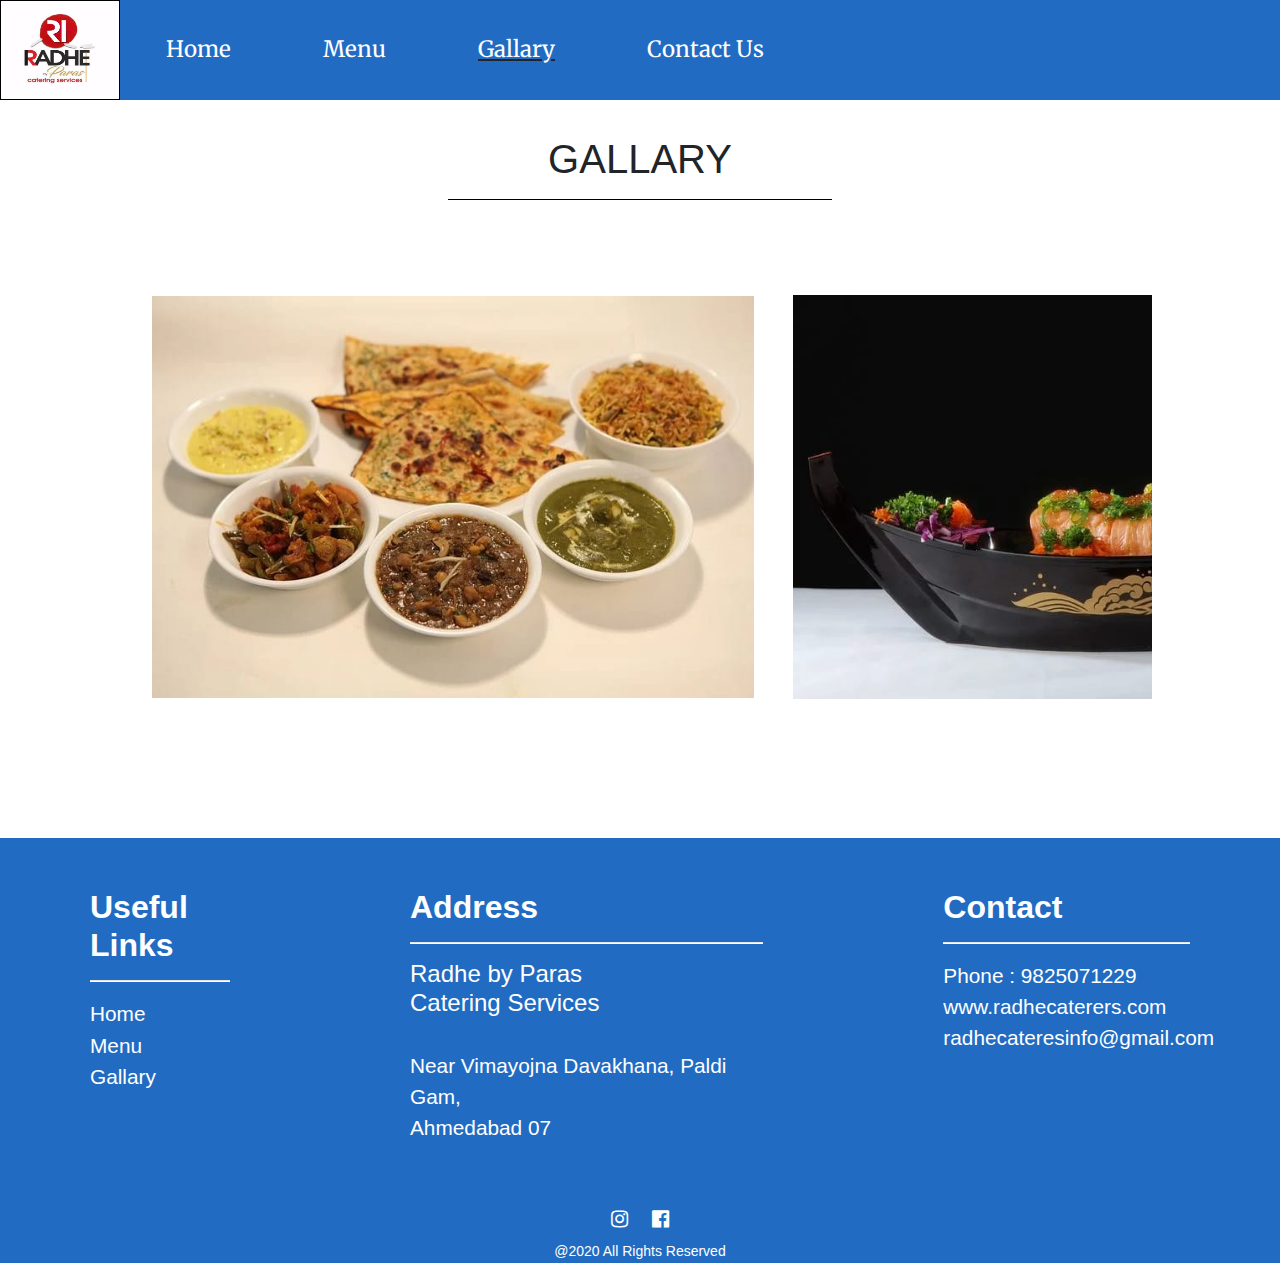
<file: gallary.html>
<!DOCTYPE html>
<html lang="en">
<head>
    <meta charset="UTF-8">
    <meta name="viewport" content="width=device-width, initial-scale=1.0">
    <title>Radhe caterers</title>
    <link rel="stylesheet" href="https://maxcdn.bootstrapcdn.com/bootstrap/4.0.0/css/bootstrap.min.css"
        integrity="sha384-Gn5384xqQ1aoWXA+058RXPxPg6fy4IWvTNh0E263XmFcJlSAwiGgFAW/dAiS6JXm" crossorigin="anonymous">
    <link href="https://fonts.googleapis.com/css2?family=Merriweather:wght@400;700&display=swap" rel="stylesheet">
    <link rel="stylesheet" href="style.css">
    <link rel="stylesheet" href="menu-gallary.css">
    <link rel="stylesheet" href="https://stackpath.bootstrapcdn.com/font-awesome/4.7.0/css/font-awesome.min.css">
</head>
<body>
    <!-- //////////////////////////////////////// NAVBAR ////////////////////////////////////// -->

    <nav class="navbar justify-content-start">
            <img src="pp.jpg" alt="logo can't be load" class="img-fluid">
    
            <ul class="nav">
                <li class="nav-item">
                        <a class="nav-link text-white" href="index.html">Home</a>
                    </li>
                    <li class="nav-item">
                      <a class="nav-link text-white" href="menu.html">Menu</a>
                    </li>
                    <li class="nav-item active">
                      <a class="nav-link text-white" href="gallary.html">Gallary</a>
                </li>
                <li class="nav-item">
                    <a class="nav-link text-white" href="contact us/contact-1.html">Contact Us</a>
                </li>
            </ul>
        </nav>
    

    <h1>GALLARY</h1>
    <center><hr width="30%" color="black"></center>
    <div class="horizontal">
        <div class="menu-img">
        <img src="images/IMG-20201101-WA0009.jpg" alt="gallery img">
        <img src="images/IMG-20201101-WA0010.jpg" alt="gallery img">
        <img src="images/IMG-20201101-WA0007.jpg" alt="gallery img">
        <img src="images/IMG-20201101-WA0008.jpg" alt="gallery img">
        <img src="images/IMG-20201101-WA0011.jpg" alt="gallery img">
        <img src="images/IMG-20201101-WA0006.jpg" alt="gallery img">
        <img src="images/IMG-20201101-WA0012.jpg" alt="gallery img">
        <img src="images/IMG-20201101-WA0013.jpg" alt="gallery img">
        <img src="images/IMG-20201101-WA0014.jpg" alt="gallery img">
        </div>
    </div>

    <!-- ///////////////////////////////////// FOOTER //////////////////////////////////////// -->

    <div class="container-fluid footer text-white">
            <div class="row">
                <div class="col-sm-3 footer-column">
                    <h2>Useful Links</h2>
                    <hr>
                    <ul>
                        <li><a href="index.html" class="text-white">Home</a></li>
                        <li><a href="menu.html" class="text-white">Menu</a></li>
                        <li><a href="gallary.html" class="text-white">Gallary</a></li>
                    </ul>
                </div>
    
                <div class="col-sm-5 footer-column">
                    <h2>Address</h2>
                    <hr>
                    <h4 class="mg-1">Radhe by Paras <br> Catering Services</h4><br>
                    <p>Near Vimayojna Davakhana, Paldi Gam, <br> Ahmedabad 07</p>
                </div>
    
                <div class="col-sm-4 footer-column">
                    <h2 class="mg-1">Contact</h2>
                    <hr>
                    <ul>
                        <li class="mg-2">Phone : 9825071229</li>
                        <li class="cursor">www.radhecaterers.com</li>
                        <li class="cursor">radhecateresinfo@gmail.com</li>
                    </ul>
                </div>
            </div>
    
            <div class="rights-reserved text-center">
                <div class="social-media-icons">
                        <a href="https://www.instagram.com/radhebyparas?igshid=g2yg3y0iiysq"><i class="fa fa-instagram" aria-hidden="true"></i></a>
                        <a href="https://www.facebook.com/radhe.caterers"><i class="fa fa-facebook-official" aria-hidden="true"></i></a>
                </div>
                <br>
                <span>@2020 All Rights Reserved</span>
            </div>
    
        </div>
    
    </body>
    
    </html>
</file>
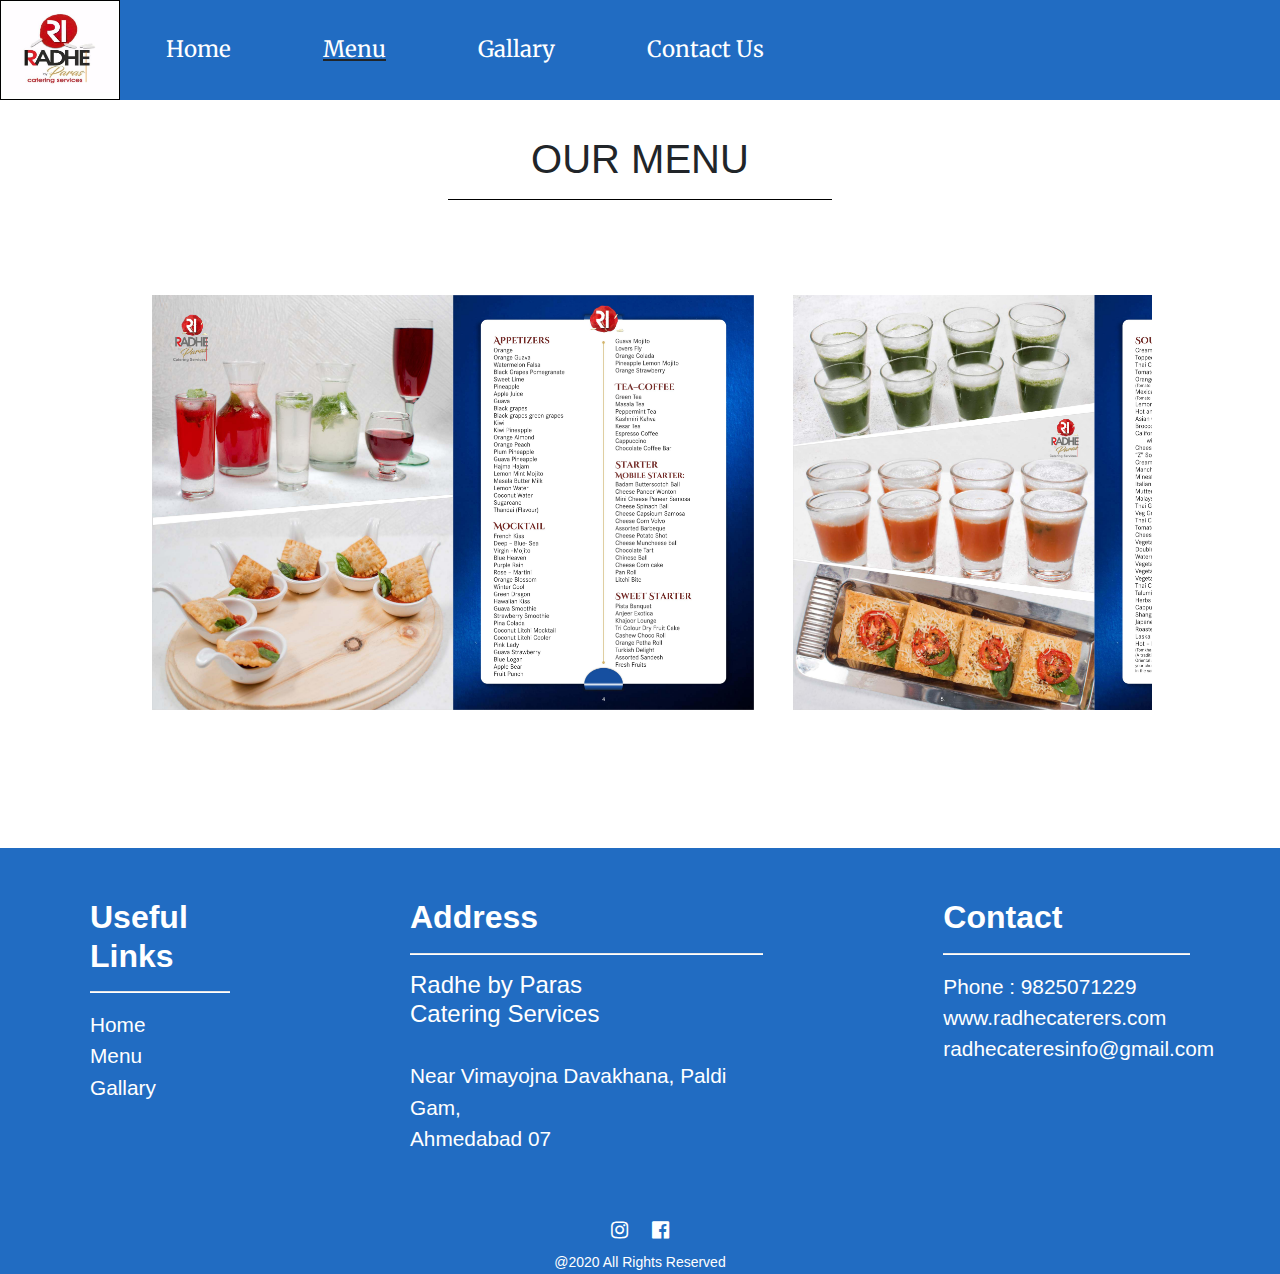
<file: menu.html>
<!DOCTYPE html>
<html lang="en">

<head>
    <meta charset="UTF-8">
    <meta name="viewport" content="width=device-width, initial-scale=1.0">
    <title>Radhe caterers</title>
    <link rel="stylesheet" href="https://maxcdn.bootstrapcdn.com/bootstrap/4.0.0/css/bootstrap.min.css"
        integrity="sha384-Gn5384xqQ1aoWXA+058RXPxPg6fy4IWvTNh0E263XmFcJlSAwiGgFAW/dAiS6JXm" crossorigin="anonymous">
    <link href="https://fonts.googleapis.com/css2?family=Merriweather:wght@400;700&display=swap" rel="stylesheet">
    <link rel="stylesheet" href="https://stackpath.bootstrapcdn.com/font-awesome/4.7.0/css/font-awesome.min.css">
    <link rel="stylesheet" type="text/css" href="style.css">
    <link rel="stylesheet" href="menu-gallary.css">
</head>

<body>

    <!-- //////////////////////////////////////// NAVBAR ////////////////////////////////////// -->

    <nav class="navbar justify-content-start">
        <img src="pp.jpg" alt="logo can't be load" class="img-fluid">

        <ul class="nav">
            <li class="nav-item">
                    <a class="nav-link text-white" href="index.html">Home</a>
                </li>
                <li class="nav-item active">
                  <a class="nav-link text-white" href="menu.html">Menu</a>
                </li>
                <li class="nav-item">
                  <a class="nav-link text-white" href="gallary.html">Gallary</a>
            </li>
            <li class="nav-item">
                <a class="nav-link text-white" href="contact us/contact-1.html">Contact Us</a>
            </li>
        </ul>
    </nav>


    <!-- ////////////////////////////////////// MENU ///////////////////////////////////////   -->

    <h1>OUR MENU</h1>   
    <center><hr width="30%" color="black"></center>
    <div class="horizontal">
        <div class="menu-img">
            <img src="images/0004.jpg" alt="menu" class="center">
            <img src="images/0005.jpg" alt="menu">
            <img src="images/0006.jpg" alt="menu">
            <img src="images/0007.jpg" alt="menu">
            <img src="images/0008.jpg" alt="menu">
            <img src="images/0009.jpg" alt="menu">
            <img src="images/0010.jpg" alt="menu">
            <img src="images/0011.jpg" alt="menu">
            <img src="images/0012.jpg" alt="menu">
            <img src="images/0013.jpg" alt="menu">
            <img src="images/0014.jpg" alt="menu">
            <img src="images/0015.jpg" alt="menu">
        </div>
    </div>


    <!-- ///////////////////////////////////// FOOTER //////////////////////////////////////// -->

    <div class="container-fluid footer text-white">
        <div class="row">
            <div class="col-sm-3 footer-column">
                <h2>Useful Links</h2>
                <hr>
                <ul>
                        <li><a href="index.html" class="text-white">Home</a></li>
                        <li><a href="menu.html" class="text-white">Menu</a></li>
                        <li><a href="gallary.html" class="text-white">Gallary</a></li>
                </ul>
            </div>

            <div class="col-sm-5 footer-column">
                <h2>Address</h2>
                <hr>
                <h4 class="mg-1">Radhe by Paras <br> Catering Services</h4><br>
                <p>Near Vimayojna Davakhana, Paldi Gam, <br> Ahmedabad 07</p>
            </div>

            <div class="col-sm-4 footer-column">
                <h2 class="mg-1">Contact</h2>
                <hr>
                <ul>
                    <li class="mg-2">Phone : 9825071229</li>
                    <li class="cursor">www.radhecaterers.com</li>
                    <li class="cursor">radhecateresinfo@gmail.com</li>
                </ul>
            </div>
        </div>

        <div class="rights-reserved text-center">
            <div class="social-media-icons">
                    <a href="https://www.instagram.com/radhebyparas?igshid=g2yg3y0iiysq"><i class="fa fa-instagram" aria-hidden="true"></i></a>
                    <a href="https://www.facebook.com/radhe.caterers"><i class="fa fa-facebook-official" aria-hidden="true"></i></a>
            </div>
            <br>
            <span>@2020 All Rights Reserved</span>
        </div>

    </div>

</body>

</html>
</file>
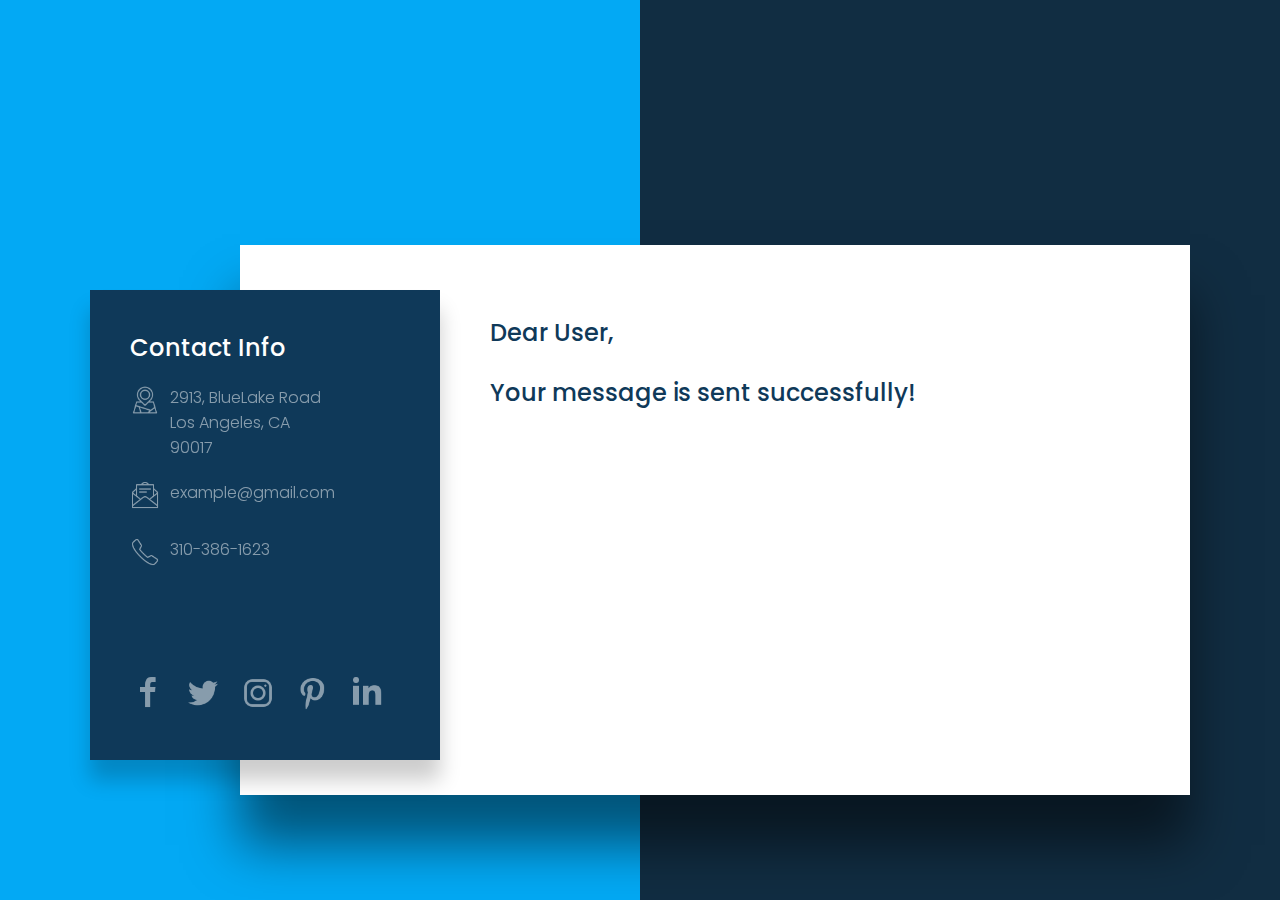
<file: contact us/sent-email.html>
<!DOCTYPE html>
<html lang="en">
<head>
  <meta charset="UTF-8">
  <meta name="viewport" content="width=device-width, initial-scale=1.0">
  <link rel="stylesheet" href="contact-style.css">
  <title>Crystals | Email Sent</title>
</head>
<body>
  <section>
    <div class="container">
      <div class="contact-info">
        <div>
          <h2>Contact Info</h2>
          <ul class="info">
            <li>
              <span>
                <img src="img/location.png" alt="Location Image Icon">
              </span>
              <span>
                2913, BlueLake Road <br>
                Los Angeles, CA <br>
                90017
              </span>
            </li>
    
            <li>
              <span>
                <img src="img/email-open.png" alt="Mail Image Icon">
              </span>
              <span>
                example@gmail.com
              </span>
            </li>
    
            <li>
              <span>
                <img src="img/phone.png" alt="Call Image Icon">
              </span>
              <span>
                310-386-1623
              </span>
            </li>
          </ul>
        </div>
  
        <ul class="sci">
          <li><a href="#"><img src="img/facebook-f-60.png"></a></li>
          <li><a href="#"><img src="img/twitter.png"></a></li>
          <li><a href="#"><img src="img/instagram-new.png"></a></li>
          <li><a href="#"><img src="img/pinterest-p.png"></a></li>
          <li><a href="#"><img src="img/linkedin.png"></a></li>
        </ul>
      </div>
  
      <div class="contactForm">
        <h2>Dear User,</h2>
        <br>
        <h2>Your message is sent successfully!</h2>
      </div>
    </div>
  </section>
</body>
</html>
</file>
<file: style.css>
*{
    margin: 0;
    padding: 0;
    box-sizing: border-box;
}

/* //////////////////////////////////////// NAVBAR ////////////////////////////////////// */

.navbar{
    background-color: rgb(33, 108, 194);
    height: 100px;
    font-size: 1.40rem;
    padding: 0;
}

.navbar img{
    height: 100%;
    width: 120px;
    border: 0.1px solid black;
}

.navbar .nav-item{
    margin: 0 30px;
    font-family: 'Merriweather', serif;
}

.active{
    text-decoration: underline;
}

/* ///////////////////////////////////// LOGO WITH BG IMAGE ////////////////////////////// */

.loading-bg{
    width: 100%;
    height: 800px;
}

.loading-bg::before{
    content: "";
    position: absolute;
    background: url("image 1.jpg") no-repeat center center /cover;
    width: 100%;
    height: 800px;
    opacity: 0.7;
    z-index: -1;
}

.logo-section{
    width: 400px;
    height: 480px;
    /*border: 2px solid black; */
    margin: auto;
    position: relative;
    top: 80px;
}

.logo{
    width: 100%;
    height : 84%;
}

.logo-section h2{
    font-family: Arial, Helvetica, sans-serif;
    font-size: 1.7rem;
    text-align: center;
    font-weight: 700;
    padding: 15px;
}

/* //////////////////////////////////////// ABOUT SECTION //////////////////////////////// */

.home-about-us{
    margin-top: 120px;     
    border: 2px dashed blue;
    padding: 0;
}

.home-about-us img{
    height: 530px;
    width: 470px;
    border-radius: 30px;
    border: 2px solid black;
}

.about h6{
    text-align: center;
    font-size: 2rem;
    margin-top: 10px;
}

.about p{
    text-align: center;
    font-size: 22px;
    font-family: sans-serif;
    margin-top: 5px;
}

/* ////////////////////////////////////////// BUTTONS //////////////////////////////////////// */

.menu-icons{
    width: 100%;
    height: 70px;
    display : flex;
    align-items: center;
    justify-content: center;
    margin-top: 60px;
}

.btn{
    width: 206px;
    height: 70px;
    font-size: 1.4rem;
    border-radius: 35px;
    outline: none;
    margin: 0 60px;     
    border: 1px solid black;
    background-color: rgb(33, 108, 194);
}

.btn a{
    font-family: 'Merriweather', serif;
}

/* ///////////////////////////////////////// FOOTER ////////////////////////////////////////// */

.footer{
    margin-top: 80px;
    background-color: rgb(33, 108, 194);
}

.footer h2{
    font-family: Arial, Helvetica, sans-serif;
    font-weight: 600;
}

.footer h4{
    font-family: Arial, Helvetica, sans-serif;
}

.footer ul li{
    list-style: none;
}

.footer ul li, .footer ul li a, .footer p{
    font-size: 1.3rem;
}

.footer-column{
    padding: 50px 90px;
}

.footer hr{
    height: 1px;
    background-color: white;
}

.right-reserved{
    justify-content: center;
    align-items: center;
}

.rights-reserved span{
    font-size: 14px;
}

.social-media-icons{
    display: inline-block;
    height: 30px;
    width: 160px;
    align-items: center;
    justify-content: center;
}

.social-media-icons i{
    font-size: 20px;
    margin: 0 10px;
    color: white;
}




/* ////////////////////////////////////////// RESPONSIVE //////////////////////////////////////////// */

@media only screen and (min-width: 992px) and (max-width: 1199px){
    .navbar{
        font-size: 1.30rem;
    }
    
    .home-about-us img{
        width: 400px;
    }


    .menu-icons{
        height: 60px;
    }

    .btn{
        height: 60px;
        width: 190px;
        font-size: 1.3rem;
        border-radius: 30px;
    }

    
    .footer-column{
        padding: 50px 40px;
    }

    .footer h2{
        font-size: 26px;
    }

    .footer h4{
        font-size: 22px;
    }

    .footer ul li, .footer ul li a, .footer p{
        font-size: 1.2rem;
    }

    .social-media-icons{
        height: 25px;
        width: 150px;
    }
    
    .social-media-icons i{
        font-size: 18px;
        margin: 0 6px;
    }

    .rights-reserved span{
        font-size: 14px;
    }
}


@media only screen and (min-width: 768px) and (max-width: 992px){
    .navbar{
        font-size: 1.25rem;
    }
    
    .navbar .nav-item{
        margin: 0 20px;
    }

    
    .loading-bg{
        height: 750px;
    }

    .loading-bg::before{
        height: 750px;
    }

    .logo-section{
        width: 350px;
        height: 430px;
    }

    .logo-section h2{
    font-size: 1.5rem;
    }


    .menu-icons{
        height: 55px;
    }

    .btn{
        height: 55px;
        width: 180px;
        font-size: 1.2rem;
        border-radius: 30px;
        margin: 0 40px;
    }
 

    .home-about-us img{
        height: 465px;
        width: 300px;
    }
    
    .about h6{
        font-size: 1.6rem;
    }
    
    .about p{
        font-size: 18px;
    }
    

    .footer-column{
        padding: 50px 20px;
    }

    .footer h2{
        font-size: 22px;
    }

    .footer h4{
        font-size: 20px;
    }

    .footer ul li, .footer ul li a, .footer p{
        font-size: 1.1rem;
    }

    .social-media-icons{
        height: 25px;
        width: 150px;
    }
    
    .social-media-icons i{
        font-size: 18px;
        margin: 0 6px;
    }

    .rights-reserved span{
        font-size: 14px;
    }
}


@media only screen and (min-width: 575px) and (max-width: 767px){
    .navbar{
        height: 70px;
        font-size: 16px;
    }
    
    .navbar img{
        width: 80px;
    }
    
    .navbar .nav-item{
        margin: 0 5px;
    }


    .loading-bg{
        height: 600px;
    }

    .loading-bg::before{
        height: 600px;
    }

    .logo-section{
        width: 300px;
        height: 350px;
    }

    .logo-section h2{
    font-size: 1.2rem;
    }

    
    .home-about-us{
        margin-top: 50px;
        width: 600px;
        margin: 50px auto;
        border: none;
    }

    .home-about-us img{
        height: 320px;
        width: 230px;
    }

    .about h6{
        font-size: 1.2rem;
        margin-top: 10px;
    }

    .about p{
       font-size: 13px;
    }


    .menu-icons{
        height: 50px;
    }

    .btn{
        height: 50px;
        width: 150px;
        font-size: 16px;
        margin: 0 20px;
    }


    .footer ul li, .footer ul li a, .footer p{
        font-size: 15px;
    }
    
    .footer-column{
        padding: 25px 20px;
    }

    .footer h2{
        font-size: 18px;
    }

    .footer h4{
        font-size: 16px;
    }

    .social-media-icons{
        height: 25px;
        width: 150px;
    }
    
    .social-media-icons i{
        font-size: 17px;
        margin: 0 6px;
    }

    .rights-reserved span{
        font-size: 13px;
    }
}

@media only screen and (min-width: 480px) and (max-width: 574px){
    .navbar{
        height: 60px;
        font-size: 14px;
    }
    
    .navbar img{
        width: 70px;
    }
    
    .navbar .nav-item{
        margin: 0 5px;
    }


    .loading-bg{
        height: 600px;
    }

    .loading-bg::before{
        height: 600px;
    }

    .logo-section{
        width: 250px;
        height: 300px;
    }

    .logo-section h2{
    font-size: 1rem;
    }

    
    .home-about-us{
        margin-top: 50px;
        width: 300px;
        margin: 50px auto;
        border: none;
    }

    .home-about-us img{
        height: 350px;
        width: 297px;
    }

    .about h6{
        font-size: 1.2rem;
        margin-top: 10px;
    }

    .about p{
       font-size: 13px;
    }


    .menu-icons{
        height: 40px;
    }

    .btn{
        height: 40px;
        width: 120px;
        font-size: 13px;
        border-radius: 30px;
        margin: 0 20px;
    }


    .footer ul li, .footer ul li a, .footer p{
        font-size: 15px;
    }
    
    .footer-column{
        padding: 25px 40px;
    }

    .footer h2{
        font-size: 18px;
    }

    .footer h4{
        font-size: 16px;
    }

    .social-media-icons{
        height: 25px;
        width: 150px;
    }
    
    .social-media-icons i{
        font-size: 17px;
        margin: 0 5px;
    }

    .rights-reserved span{
        font-size: 12px;
    }
}


@media only screen and (max-width: 479px){
    .navbar{
        height: 60px;
        font-size: 12px;
    }
    
    .navbar img{
        width: 60px;
    }
    
    .navbar .nav-item{
        margin: 0 -7px;
    }


    .loading-bg{
        height: 500px;
    }

    .loading-bg::before{
        height: 500px;
    }

    .logo-section{
        width: 200px;
        height: 250px;
    }

    .logo-section h2{
    font-size: 1rem;
    }

    
    .home-about-us{
        margin-top: 50px;
        width: 300px;
        margin: 50px auto;
        border: none;
    }

    .home-about-us img{
        height: 350px;
        width: 297px;
    }

    .about h6{
        font-size: 1.2rem;
        margin-top: 10px;
    }

    .about p{
       font-size: 13px;
    }


    .menu-icons{
        height: 40px;
    }

    .btn{
        height: 40px;
        width: 150px;
        font-size: 13px;
        border-radius: 30px;
        margin: 0 20px;
    }


    .footer ul li, .footer ul li a, .footer p{
        font-size: 15px;
    }
    
    .footer-column{
        padding: 20px 40px;
    }

    .footer h2{
        font-size: 18px;
    }

    .footer h4{
        font-size: 16px;
    }

    .social-media-icons{
        height: 25px;
        width: 150px;
    }
    
    .social-media-icons i{
        font-size: 15px;
        margin: 0 5px;
    }

    .rights-reserved span{
        font-size: 12px;
    }
}
</file>
<file: menu-gallary.css>
.horizontal { 
    margin: .5% 5% .5% 5%; 
    padding: .5%; 
    width: 80%; 
    display: block;
    margin-left: auto;
    margin-right: auto;
    overflow-x: auto; 
    overflow-y: hidden; 
    white-space: nowrap ; 
    text-align: center;
}

h1{
    font-family: 'Sarabun', sans-serif;
    text-align: center;
    margin: 35px 0 15px 0;
}

.menu-img img{
    width: 60%;
    background-size: 200%;
    margin: 1.5%;
    margin-bottom: 5%;
    margin-top: 7%;
    line-height: 110px;
    max-width: 100%;
    padding: 2px;
} 

.menu-img img:hover {
    width: 80%;
    transition: 1s;
}




/* ////////////////////////////////////////// RESPONSIVE //////////////////////////////////////////// */

@media only screen and (min-width: 992px) and (max-width: 1199px){
    .horizontal{
        margin: none;
        width: 80%;
    }

    .menu-img img{
        width: 80%;
    }
    
    h1{
        font-size: 30px;
        margin: 30px 0 0 0;
    }
    
    .menu-img img:hover {
        width: 100%;
    }
}


@media only screen and (min-width: 768px) and (max-width: 992px){
    .horizontal{
        margin: none;
        width: 80%;
    }

    .menu-img img{
        width: 80%;
    }
    
    h1{
        font-size: 28px;
        margin: 30px 0 0 0;
    }
    
    .menu-img img:hover {
        width: 100%;
    }
}


@media only screen and (min-width: 575px) and (max-width: 767px){
    .horizontal{
        margin: none;
        width: 90%;
    }

    .menu-img img{
        width: 80%;
    }
    
    h1{
        font-size: 26px;
        margin: 30px 0 0 0;
    }
    
    .menu-img img:hover {
        width: 100%;
    }
}


@media only screen and (min-width: 480px) and (max-width: 574px){
    .horizontal{
        margin: none;
        width: 90%;
    }

    .menu-img img{
        width: 80%;
    }
    
    h1{
        font-size: 22px;
        margin: 30px 0 0 0;
    }
    
    .menu-img img:hover {
        width: 100%;
    }
}


@media only screen and (max-width: 479px){
    .horizontal{
        margin: none;
        width: 90%;
    }

    .menu-img img{
        width: 80%;
    }
    
    h1{
        font-size: 20px;
        margin: 30px 0 0 0;
    }
    
    .menu-img img:hover {
        width: 100%;
    }
}
</file>
<file: contact us/contact-style.css>
@import url('https://fonts.googleapis.com/css2?family=Poppins:wght@200;300;400;500;600;700;800;900&display=swap');

* {
  margin: 0;
  padding: 0;
  box-sizing: border-box;
  font-family: 'Poppins', sans-serif;
}

section {
  position: relative;
  display: flex;
  justify-content: center;
  align-items: center;
  min-height: 100vh;
  background: #112d42;
}

section::before {
  content: '';
  position: absolute;
  top: 0;
  left: 0;
  width: 50%;
  height: 100%;
  background: #03a9f4;
}

section .container {
  position: relative;
  min-width: 1100px;
  min-height: 550px;
  display: flex;
  z-index: 5;
  padding-top: 70px;
}

section .container .contact-info {
  position: absolute;
  /* top: 40px; */
  top: 115px;
  width: 350px;
  height: calc(100% - 80px);
  background: #0f3959;
  z-index: 1;
  padding: 40px;
  display: flex;
  flex-direction: column;
  justify-content: space-between;
  box-shadow: 0 20px 20px rgb(0, 0, 0, 0.2);
}

section .container .contact-info h2 {
  color: #fff;
  font-size: 24px;
  font-weight: 500;
}

section .container .contact-info .info {
  position: relative;
  margin: 20px 0;
}

section .container .contact-info .info li {
  position: relative;
  list-style: none;
  display: flex;
  margin: 20px 0;
  cursor: pointer;
  align-items: flex-start;
}

section .container .contact-info .info li span:nth-child(1) {
  width: 30px;
  min-width: 30px;
}

section .container .contact-info .info li span:nth-child(1) img {
  max-width: 100%;
  filter: invert(1);
  opacity: 0.5;
}

section .container .contact-info .info li span:nth-child(2) {
  color: #fff;
  margin-left: 10px;
  font-weight: 300;
  opacity: 0.5;
}

section .container .contact-info .info li:hover span:nth-child(1) img,
section .container .contact-info .info li:hover span:nth-child(2) {
  opacity: 1;
}

section .container .contact-info .sci {
  position: relative;
  display: flex;
}

section .container .contact-info .sci li {
  list-style: none;
  margin-right: 15px;
}

section .container .contact-info .sci li a {
  text-decoration: none;
}

section .container .contact-info .sci li a img {
  filter: invert(1);
  opacity: 0.5;
  width: 100%;
}

section .container .contact-info .sci li:hover a img {
  opacity: 1;
}

section .container .contactForm {
  position: absolute;
  padding: 70px 50px;
  background: #fff;
  margin-left: 150px;
  padding-left: 250px;
  width: calc(100% - 150px);
  height: 100%;
  box-shadow: 0 50px 50px rgba(0,0,0, 0.5);
}

section .container .contactForm h2 {
  color: #0f3959;
  font-size: 24px;
  font-weight: 500;
}

section .container .contactForm .formBox {
  position: relative;
  display: flex;
  justify-content: space-between;
  flex-wrap: wrap;
  padding-top: 30px;
}

section .container .contactForm .formBox .inputBox {
  position: relative;
  margin: 0 0 35px 0;
}

section .container .contactForm .formBox .inputBox.w50 {
  width: 47%;
}

section .container .contactForm .formBox .inputBox.w100 {
  width: 100%;
}

section .container .contactForm .formBox .inputBox input,
section .container .contactForm .formBox .inputBox textarea {
  width: 100% !important;
  padding: 5px 0;
  resize: none;
  font-size: 18px;
  font-weight: 300;
  color: #333;
  border: none;
  border-bottom: 1px solid #777;
  outline: none;
}

section .container .contactForm .formBox .inputBox textarea {
  min-height: 80px;
}

section .container .contactForm .formBox .inputBox span {
  position: absolute;
  left: 0;
  padding: 5px 0;
  font-size: 18px;
  font-weight: 300;
  color: #333;
  transition: 0.3s;
  pointer-events: none;
}

section .container .contactForm .formBox .inputBox input:focus ~ span,
section .container .contactForm .formBox .inputBox textarea:focus ~ span,
section .container .contactForm .formBox .inputBox input:valid ~ span,
section .container .contactForm .formBox .inputBox textarea:valid ~ span {
  transform: translateY(-20px);
  font-size: 12px;
  font-weight: 400;
  letter-spacing: 1px;
  color: #ff568c;
}

/* validation css */
section .container .contactForm .formBox .inputBox input.invalid ~ span,
section .container .contactForm .formBox .inputBox textarea.invalid ~ span {
  color: red;
}

/* validation css */
section .container .contactForm .formBox .inputBox input.invalid,
section .container .contactForm .formBox .inputBox textarea.invalid {
  border-bottom: 1px solid red;
}

section .container .contactForm .formBox .inputBox input[type="submit"] {
  position: relative;
  cursor: pointer;
  background: #0f3959;
  color: #fff;
  border: none;
  max-width: 150px;
  padding: 12px;
}

section .container .contactForm .formBox .inputBox input[type="submit"]:hover {
  background: #ff568c;
}





/* ///////////////////////////////// RESPONSIVENESS /////////////////////////////// */

@media only screen and (min-width: 575px) and (max-width: 768px)
{
  section .container {
    min-width: 600px;
    min-height: 450px;
    left: 30px;
  }
  
  section .container .contact-info {
    width: 250px;
    padding: 30px 20px;
  }
  
  section .container .contact-info h2 {
    font-size: 21px;
  }
  
  section .container .contact-info .info li {
    margin: 20px 0;
  }
  
  section .container .contact-info .info li span:nth-child(1) {
    width: 23px;
    min-width: 23px;
  }

  section .container .contact-info .sci li a img {
    width: 85%;
  }
  
  section .container .contactForm {
    padding: 35px 50px;
    margin-left: 100px;
    padding-left: 180px;
  }
  
  section .container .contactForm h2 {
    font-size: 22px;
  }
  
  section .container .contactForm .formBox {
    padding-top: 15px;
  }
  
  section .container .contactForm .formBox .inputBox {
    margin: 0 0 15px 0;
  }
  
  section .container .contactForm .formBox .inputBox.w50 {
    width: 100%;
  }
  
  section .container .contactForm .formBox .inputBox input,
  section .container .contactForm .formBox .inputBox textarea {
    font-size: 15px;
  }
  
  section .container .contactForm .formBox .inputBox textarea {
    min-height: 70px;
  }
  
  section .container .contactForm .formBox .inputBox span {
    font-size: 16px;
  }

  section .container .contactForm .formBox .inputBox input[type="submit"] {
    max-width: 100px;
    padding: 7px;
  } 
}


@media only screen and (min-width: 768px) and (max-width: 992px)
{
  section .container {
    min-width: 700px;
    min-height: 480px;
  }
  
  section .container .contact-info {
    width: 300px;
    padding: 30px;
  }
  
  section .container .contact-info h2 {
    font-size: 23px;
  }
  
  section .container .contact-info .info li {
    margin: 15px 0;
  }
  
  section .container .contact-info .info li span:nth-child(1) {
    width: 25px;
    min-width: 20px;
  }

  section .container .contact-info .sci li {
    margin-right: 15px;
  }
  
  section .container .contact-info .sci li a img {
    width: 90%;
  }
  
  section .container .contactForm {
    padding: 40px 50px;
    margin-left: 100px;
    padding-left: 250px;
  }
  
  section .container .contactForm h2 {
    font-size: 23px;
  }
  
  section .container .contactForm .formBox {
    padding-top: 20px;
  }
  
  section .container .contactForm .formBox .inputBox {
    position: relative;
    margin: 0 0 20px 0;
  }
  
  section .container .contactForm .formBox .inputBox.w50 {
    width: 100%;
  }
  
  section .container .contactForm .formBox .inputBox input,
  section .container .contactForm .formBox .inputBox textarea {
    font-size: 15px;
  }
  
  section .container .contactForm .formBox .inputBox textarea {
    min-height: 70px;
  }
  
  section .container .contactForm .formBox .inputBox span {
    font-size: 16px;
  }

  section .container .contactForm .formBox .inputBox input[type="submit"] {
    max-width: 100px;
    padding: 7px;
  } 
}


@media only screen and (min-width: 992px) and (max-width: 1199px)
{
  section .container {
    min-width: 900px;
    min-height: 450px;
  }

  section .container .contact-info {
    padding: 30px;
  }
  
  /* section .container .contact-info h2 {
    font-size: 24px;
  } */
  
  section .container .contact-info .info li {
    margin: 10px 0;
  }
  
  section .container .contact-info .info li span:nth-child(1) img {
    max-width: 90%;
  }
  
  /* section .container .contact-info .sci li {
    list-style: none;
    margin-right: 15px;
  } */
   
  section .container .contact-info .sci li a img {
    width: 80%;
  }

  
  section .container .contactForm {
    /* position: absolute; */
    padding: 40px 50px;
    padding-left: 250px;
  }
  
  section .container .contactForm .formBox {
    padding-top: 25px;
  }
  
  section .container .contactForm .formBox .inputBox input[type="submit"] {
    max-width: 120px;
    padding: 8px;
  }  
}
</file>
